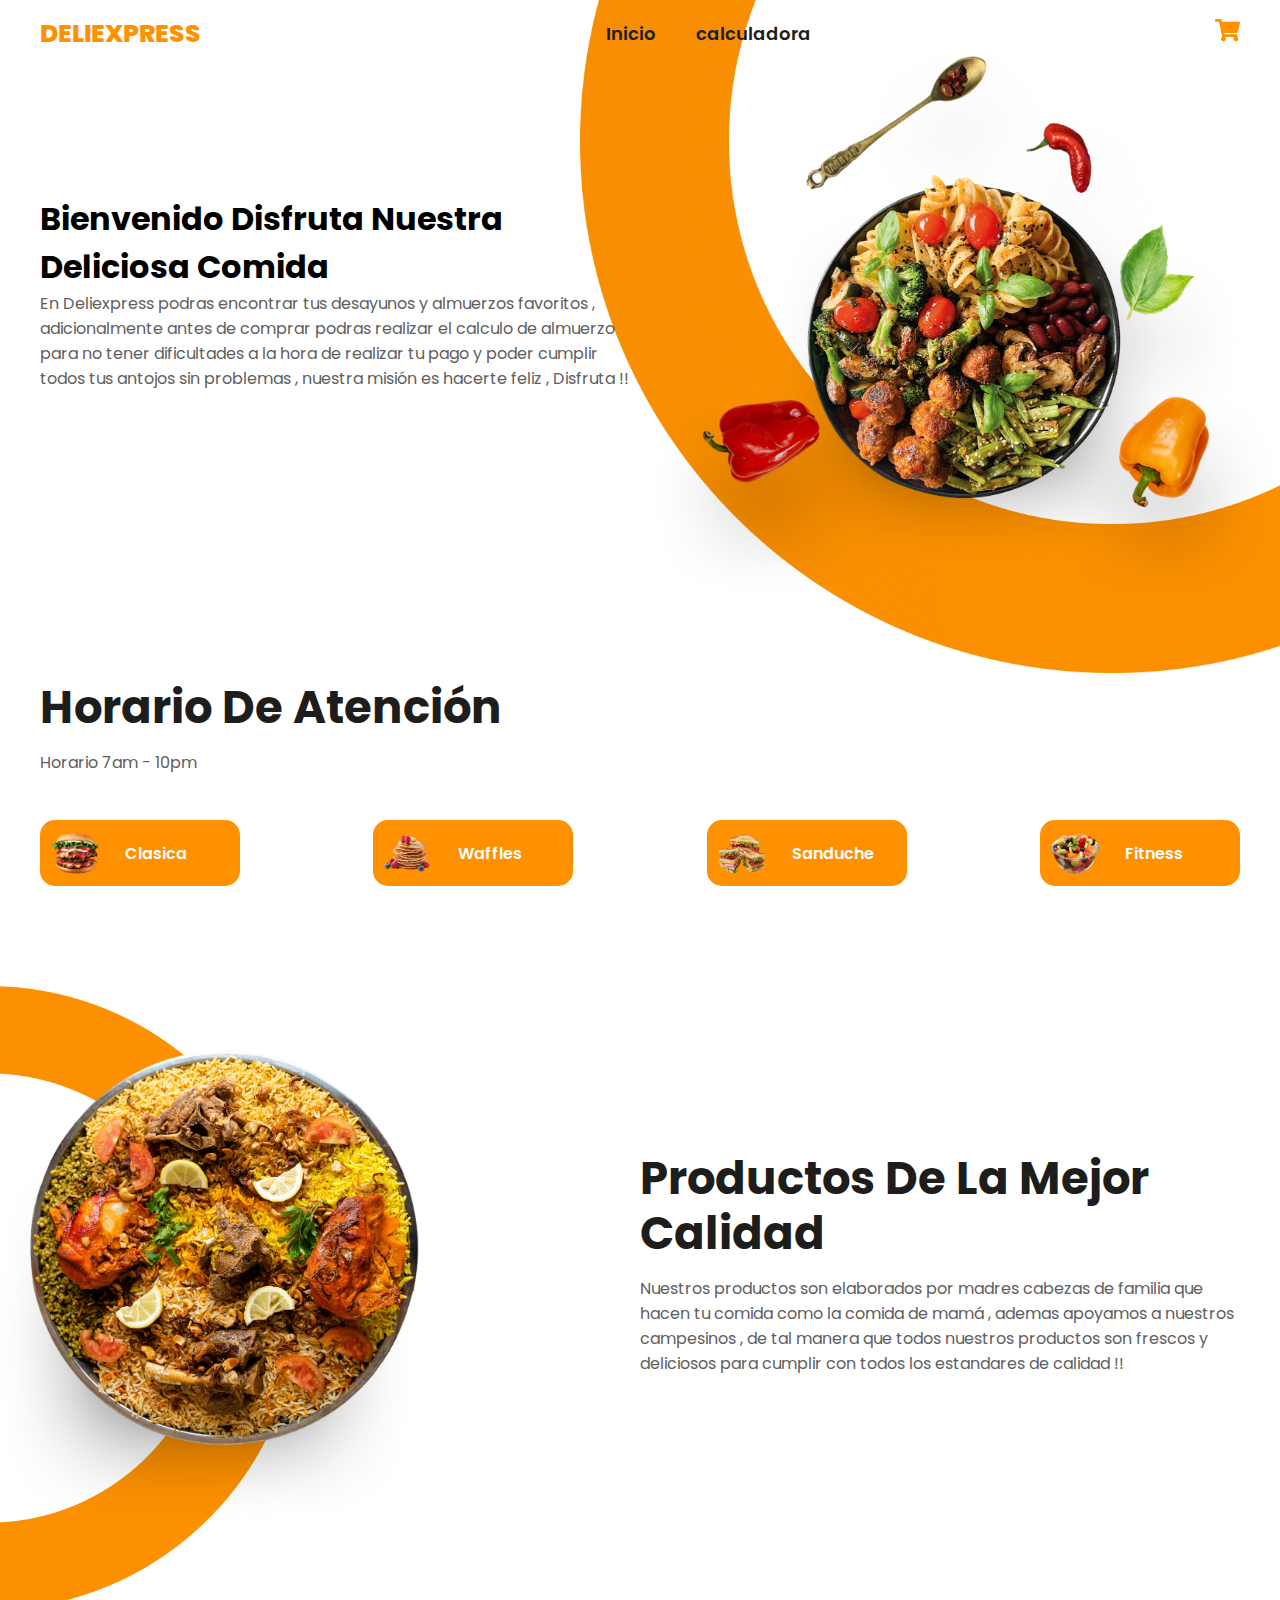
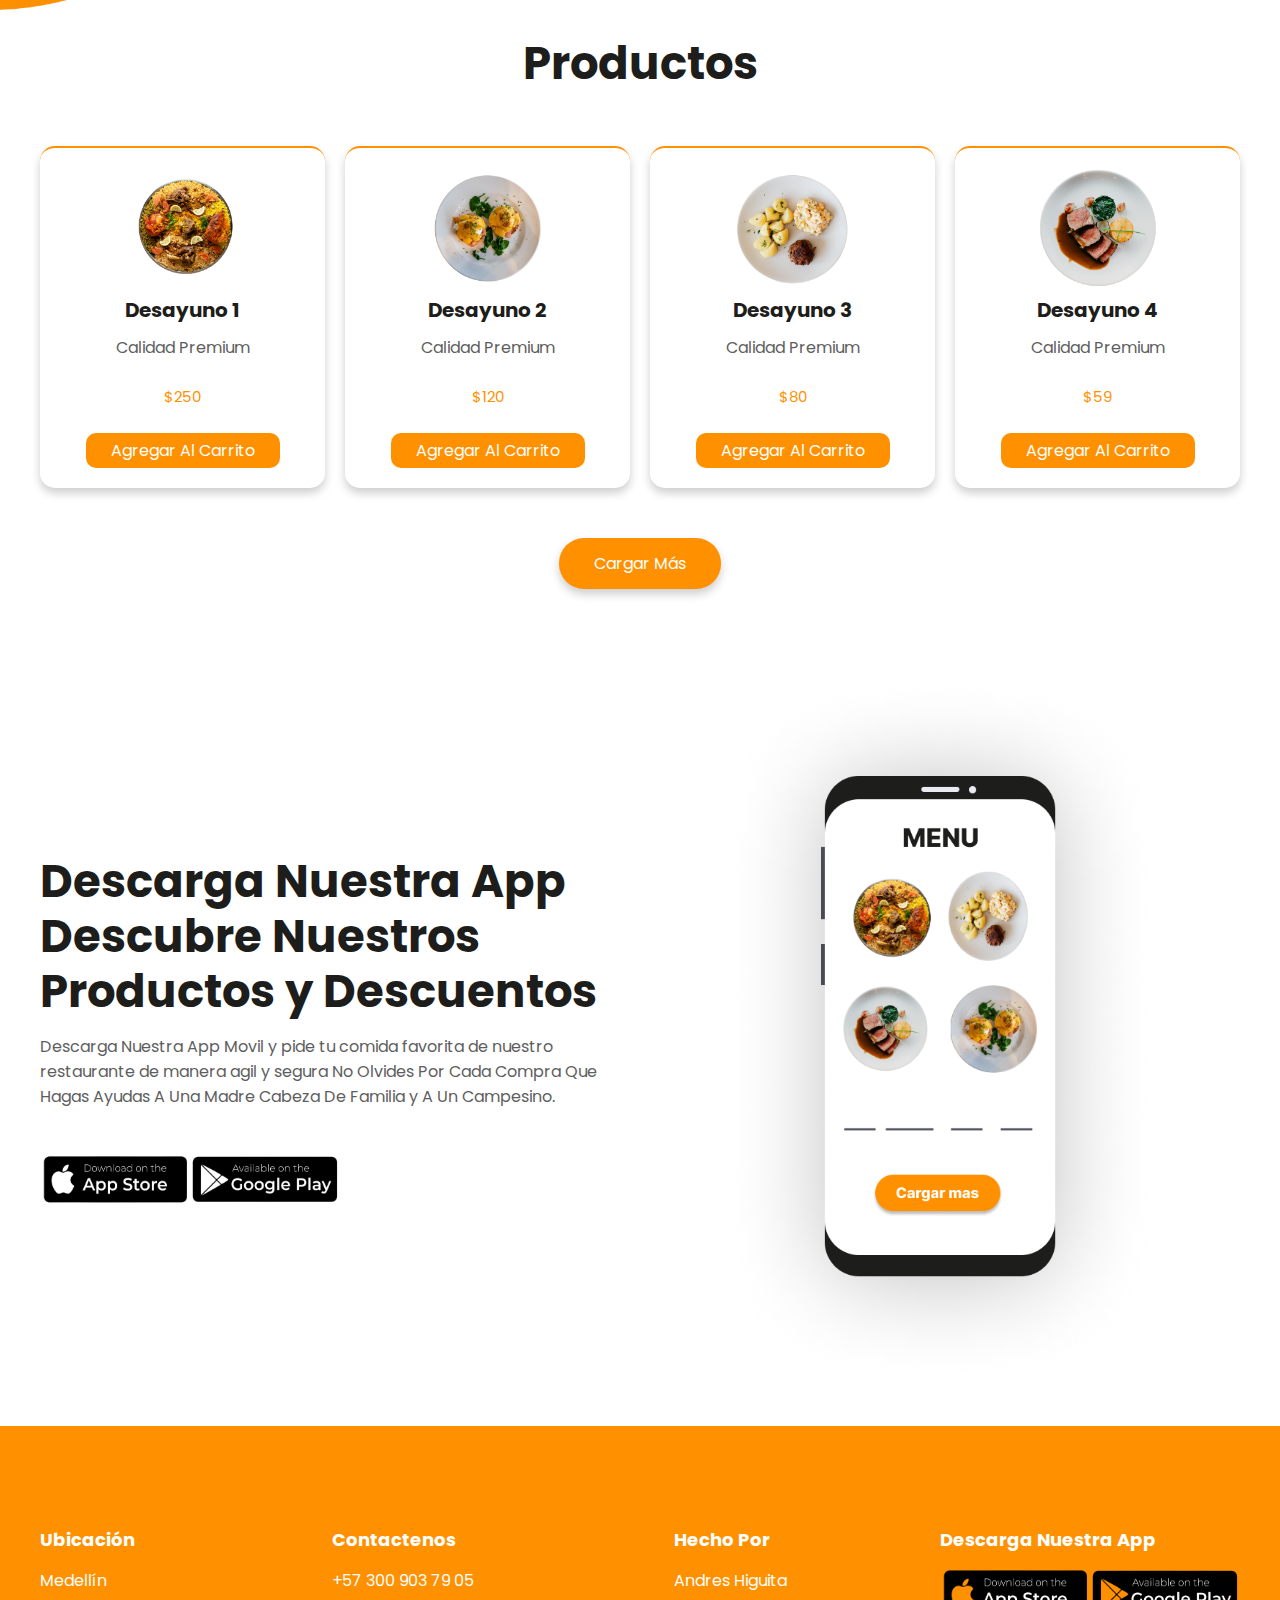
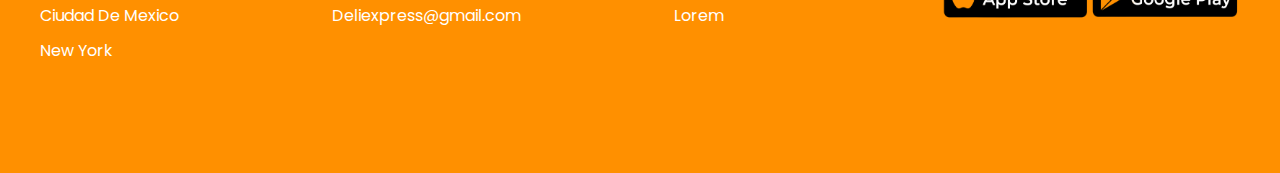
<file: index.html>
<!DOCTYPE html>
<html lang="en">
  <head>
    <meta charset="UTF-8" />
    <meta http-equiv="X-UA-Compatible" content="IE=edge" />
    <meta name="viewport" content="width=device-width, initial-scale=1.0" />
    <title>DeliExpress</title>
    <link rel="stylesheet" href="style.css" />
  </head>
  <body>
    <!--HEADER-->

    <header class="header">
      <img class="bg" src="images/bg.png" alt="" />
      <div class="menu container">
        <a href="#" class="logo">DeliExpress</a>
        <input type="checkbox" id="menu" />
        <label for="menu">
          <img src="images/menu.png" class="menu-icono" alt="" />
        </label>
        <nav class="navbar">
          <ul>
            <li><a href="index.html">Inicio</a></li>
            <li><a href="calculadora.html">calculadora</a></li>
          </ul>
        </nav>

        <div>
          <ul>
            <li class="submenu">
              <img src="images/car.svg" id="img-carrito" alt="carrito" />
              <div id="carrito">
                <table id="lista-carrito">
                  <thead>
                    <tr>
                      <th>Imagen</th>
                      <th>Nombre</th>
                      <th>Precio</th>
                      <th></th>
                    </tr>
                  </thead>
                </table>
                <a href="#" id="vaciar-carrito" class="btn-3">Vaciar Carrito</a>
              </div>
            </li>
          </ul>
        </div>
      </div>

      <div class="header-content container">
        <div class="header-text">
          <h1><span>Bienvenido</span> Disfruta Nuestra Deliciosa Comida</h1>
          <p>
            En Deliexpress podras encontrar tus desayunos y almuerzos favoritos
            , adicionalmente antes de comprar podras realizar el calculo de
            almuerzo para no tener dificultades a la hora de realizar tu pago y
            poder cumplir todos tus antojos sin problemas , nuestra misión es
            hacerte feliz , Disfruta !!
          </p>
        </div>
        <div class="header-img">
          <img src="images/pl-1.png" alt="" />
        </div>
      </div>
    </header>

    <!--SECTION 1-->

    <section class="breakfast container">
      <h2>Horario De Atención</h2>
      <p>Horario 7am - 10pm</p>

      <div class="breakfast-content">
        <div class="breakfast-1">
          <img src="images/b1.png" alt="" />
          <h3>Clasica</h3>
        </div>

        <div class="breakfast-1">
          <img src="images/b2.png" alt="" />
          <h3>Waffles</h3>
        </div>

        <div class="breakfast-1">
          <img src="images/b3.png" alt="" />
          <h3>Sanduche</h3>
        </div>

        <div class="breakfast-1">
          <img src="images/b4.png" alt="" />
          <h3>Fitness</h3>
        </div>
      </div>
    </section>

    <!--SECTION 2-->

    <section class="info">
      <img class="bg-2" src="images/bg-2.png" alt="" />
      <div class="info-content container">
        <div class="info-img">
          <img src="images/breakfast.png" alt="" />
        </div>

        <div class="info-txt">
          <h2>Productos De La Mejor Calidad</h2>
          <p>
            Nuestros productos son elaborados por madres cabezas de familia que
            hacen tu comida como la comida de mamá , ademas apoyamos a nuestros
            campesinos , de tal manera que todos nuestros productos son frescos
            y deliciosos para cumplir con todos los estandares de calidad !!
          </p>
          
        </div>
      </div>
    </section>

    <main class="products container">
      <h2>Productos</h2>

      <div class="box-container" id="lista-1">
        <div class="box">
          <img src="images/pla1.png" alt="" />
          <div class="product-txt">
            <h3>Desayuno 1</h3>
            <p>Calidad Premium</p>
            <p class="precio">$250</p>
            <a href="#" class="agregar-carrito btn-3" data-id="1"
              >Agregar Al Carrito</a
            >
          </div>
        </div>

        <div class="box">
          <img src="images/pla2.png" alt="" />
          <div class="product-txt">
            <h3>Desayuno 2</h3>
            <p>Calidad Premium</p>
            <p class="precio">$120</p>
            <a href="#" class="agregar-carrito btn-3" data-id="2"
              >Agregar Al Carrito</a
            >
          </div>
        </div>

        <div class="box">
          <img src="images/pla3.png" alt="" />
          <div class="product-txt">
            <h3>Desayuno 3</h3>
            <p>Calidad Premium</p>
            <p class="precio">$80</p>
            <a href="#" class="agregar-carrito btn-3" data-id="3"
              >Agregar Al Carrito</a
            >
          </div>
        </div>

        <div class="box">
          <img src="images/pla4.png" alt="" />
          <div class="product-txt">
            <h3>Desayuno 4</h3>
            <p>Calidad Premium</p>
            <p class="precio">$59</p>
            <a href="#" class="agregar-carrito btn-3" data-id="4"
              >Agregar Al Carrito</a
            >
          </div>
        </div>

        <div class="box">
          <img src="images/pla1.png" alt="" />
          <div class="product-txt">
            <h3>Almuerzo 1</h3>
            <p>Calidad Premium</p>
            <p class="precio">$200</p>
            <a href="#" class="agregar-carrito btn-3" data-id="5"
              >Agregar Al Carrito</a
            >
          </div>
        </div>

        <div class="box">
          <img src="images/pla2.png" alt="" />
          <div class="product-txt">
            <h3>Almuerzo 2</h3>
            <p>Calidad Premium</p>
            <p class="precio">$150</p>
            <a href="#" class="agregar-carrito btn-3" data-id="6"
              >Agregar Al Carrito</a
            >
          </div>
        </div>

        <div class="box">
          <img src="images/pla3.png" alt="" />
          <div class="product-txt">
            <h3>Almuerzo 3</h3>
            <p>Calidad Premium</p>
            <p class="precio">$184</p>
            <a href="#" class="agregar-carrito btn-3" data-id="7"
              >Agregar Al Carrito</a
            >
          </div>
        </div>

        <div class="box">
          <img src="images/pla4.png" alt="" />
          <div class="product-txt">
            <h3>Almuerzo 4</h3>
            <p>Calidad Premium</p>
            <p class="precio">$225</p>
            <a href="#" class="agregar-carrito btn-3" data-id="8"
              >Agregar Al Carrito</a
            >
          </div>
        </div>

        <div class="box">
          <img src="images/pla1.png" alt="" />
          <div class="product-txt">
            <h3>Tarde 1</h3>
            <p>Calidad Premium</p>
            <p class="precio">$35</p>
            <a href="#" class="agregar-carrito btn-3" data-id="9"
              >Agregar Al Carrito</a
            >
          </div>
        </div>

        <div class="box">
          <img src="images/pla2.png" alt="" />
          <div class="product-txt">
            <h3>tarde 2 </h3>
            <p>Calidad Premium</p>
            <p class="precio">$20</p>
            <a href="#" class="agregar-carrito btn-3" data-id="10"
              >Agregar Al Carrito</a
            >
          </div>
        </div>

        <div class="box">
          <img src="images/pla3.png" alt="" />
          <div class="product-txt">
            <h3>Tarde 3</h3>
            <p>Calidad Premium</p>
            <p class="precio">$65</p>
            <a href="#" class="agregar-carrito btn-3" data-id="11"
              >Agregar Al Carrito</a
            >
          </div>
        </div>

        <div class="box">
          <img src="images/pla4.png" alt="" />
          <div class="product-txt">
            <h3>Tarde 4</h3>
            <p>Calidad Premium</p>
            <p class="precio">$85</p>
            <a href="#" class="agregar-carrito btn-3" data-id="12"
              >Agregar Al Carrito</a
            >
          </div>
        </div>
      </div>

      <div class="btn-2" id="load-more">Cargar Más</div>
    </main>

    <!--SECTION 3-->

    <section class="app container">
      <div class="app-txt">
        <h2>Descarga Nuestra App Descubre Nuestros Productos y Descuentos</h2>

        <p>
          Descarga Nuestra App Movil y pide tu comida favorita de nuestro restaurante de manera agil y segura 
          No Olvides Por Cada Compra Que Hagas Ayudas A Una Madre Cabeza De Familia y A Un Campesino.
        </p>

        <div class="descarga">
          <a href="https://www.apple.com/co/app-store/" ><img src="images/store1.png" alt=""  /></a>
              <a href="https://play.google.com/store/apps?hl=es_CO&gl=US" ><img src="images/store2.png" alt=""  /></a>
        </div>
      </div>

      <div class="app-img">
        <img src="images/app.png" alt="" />
      </div>
    </section>

    <!--FOOTER-->

    <footer class="footer">
      <div class="footer">
        <div class="footer-content container">
          <div class="link">
            <h3>Ubicación</h3>
            <ul>
              <li><a href="#">Medellín</a></li>
              <li><a href="#">Ciudad De Mexico</a></li>
              <li><a href="#">New York</a></li>
              
            </ul>
          </div>

          <div class="link">
            <h3>Contactenos</h3>
            <ul>
              <li><a href="https://wa.me/qr/CYI3SE7AZBVPC1 ">+57 300 903 79 05</a></li>
              <li><a href="#">Deliexpress@gmail.com</a></li>              
            </ul>
          </div>

          <div class="link">
            <h3>Hecho Por</h3>
            <ul>
              <li><a href="https://www.instagram.com/cnc3ptdev/">Andres Higuita</a></li>
              <li><a href="#">Lorem</a></li>
              
            </ul>
          </div>

          <div class="link">
            <h3>Descarga Nuestra App</h3>
            <div class="descarga">
              <a href="https://www.apple.com/co/app-store/" ><img src="images/store1.png" alt=""  /></a>
              <a href="https://play.google.com/store/apps?hl=es_CO&gl=US" ><img src="images/store2.png" alt=""  /></a>
            </div>
          </div>
        </div>
      </div>
    </footer>
    <script src="script.js"></script>
  </body>
</html>
</file>
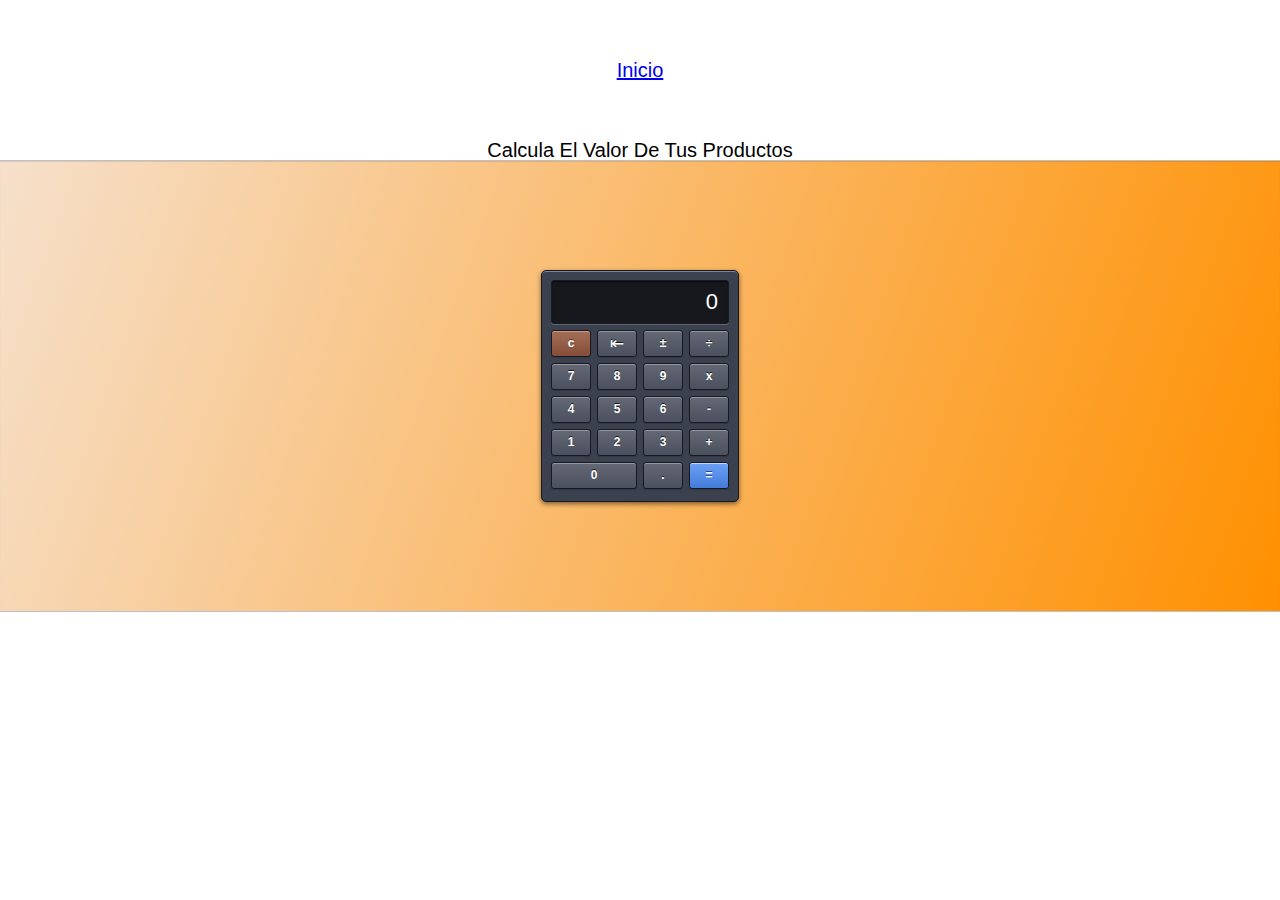
<file: calculadora.html>
﻿<!DOCTYPE html>
<html lang="es">
<head>
    <title>Calculadora</title>
    <link href="page.css" rel="stylesheet" />
    <link href="calcu.css" rel="stylesheet" />
    <meta name="viewport" content="width=device-width, initial-scale=1, maximum-scale=1">
</head>
<body class="body">
    <style>

        
    </style>

    <header class="header">
        <h1  class="h1"><a href="index.html">Inicio</a></h1>
    </header>

    <H1 class="h1">Calcula El Valor De Tus Productos</H1>
    <article class="article">
        <div class="calculator demo">
            <div class="u4 display">
                <div class="display-inner"><div class="display-text" data-bind="text: display"></div></div>
            </div>
            <button id="calculator-button-c" class="u1 button button-red" data-bind="click: clear">c</button>
            <button id="calculator-button-backspace" class="u1 button button-backspace button-gray" data-bind="click: backspace">&#x21e4;</button>
            <button id="calculator-button-negate" class="u1 button button-gray" data-bind="click: negate">&#xb1;</button>
            <button id="calculator-button-÷" class="u1 button button-gray" data-bind="click: operator">÷</button>
            <button id="calculator-button-7" class="u1 button button-gray" data-bind="click: number">7</button>
            <button id="calculator-button-8" class="u1 button button-gray" data-bind="click: number">8</button>
            <button id="calculator-button-9" class="u1 button button-gray" data-bind="click: number">9</button>
            <button id="calculator-button-x" class="u1 button button-gray" data-bind="click: operator">x</button>
            <button id="calculator-button-4" class="u1 button button-gray" data-bind="click: number">4</button>
            <button id="calculator-button-5" class="u1 button button-gray" data-bind="click: number">5</button>
            <button id="calculator-button-6" class="u1 button button-gray" data-bind="click: number">6</button>
            <button id="calculator-button--" class="u1 button button-gray" data-bind="click: operator">-</button>
            <button id="calculator-button-1" class="u1 button button-gray" data-bind="click: number">1</button>
            <button id="calculator-button-2" class="u1 button button-gray" data-bind="click: number">2</button>
            <button id="calculator-button-3" class="u1 button button-gray" data-bind="click: number">3</button>
            <button id="calculator-button-+" class="u1 button button-gray" data-bind="click: operator">+</button>
            <button id="calculator-button-0" class="u2 button button-gray" data-bind="click: number">0</button>
            <button id="calculator-button-." class="u1 button button-gray" data-bind="click: number">.</button>
            <button id="calculator-button-=" class="u1 button button-blue" data-bind="click: operator">=</button>            
        </div>
    </article>    

    <script src="../calcu1.js"></script>
    <script src="../calcu.min.js"></script>

</body>
</html>
</file>
<file: style.css>
@import url('https://fonts.googleapis.com/css2?family=Poppins:wght@400;500;600;700;800&display=swap');

  * {
    margin: 0;
    padding: 0;
    box-sizing: border-box;
    text-decoration: none;
    list-style: none;
  }

  body{
    font-family: 'Poppins' , sans-serif;
  }

  .container{
    max-width: 1200px;
    margin: 0 auto;
  }

  .header{
    display: flex;
    align-items: center;
    min-height: 70vh;
    position: relative;
  }

  .menu{
    position: absolute;
    top: 0;
    left: 0;
    right: 0;
    display: flex;
    align-items: center;
    justify-content: space-between;
    z-index: 1000;
  }

  .logo{
    font-size: 25px;
    color: #ff9000;
    text-transform: uppercase;
    font-weight: 800;
  }

  .menu .navbar ul li {
    position: relative;
    float: left;
  }

  .menu .navbar ul li a {
    font-size: 18px;
    padding: 20px;
    font-weight: 600;
    color: #1D1D1B;
    display: block;
  }

  .menu .navbar ul li a:hover {
    color:#777777
  }

  #menu{
    display: none;
  }

  .menu-icono {
    width: 25px;
  }

  .menu label {
    cursor: pointer;
    display: none;
  }

  .submenu {
    position: relative;
  }

  .submenu #carrito {
    display: none;
  }

  .submenu:hover #carrito {
    display: block;
    position: absolute;
    right: 0;
    backdrop-filter: blur(10px);
    top: 100%;
    z-index: 1;
    background-color: #77777797;
    padding: 20px;
    min-width: 400px;
    box-shadow: 0 0 20px rgba(0,0, 0, 0.2);
  }

  table {
     width: 100%;
  }

  th, td {
    color: #ffffff;
  }

  .borrar {
    background-color: #ff9000;
    border-radius: 50%;
    padding: 5px 10px;
    text-decoration: none;
    color: #ffffff;
    font-weight: 800;
  }

  .bg {
    position: absolute;
    width: 700px;
    top: 0;
    right: 0;
    z-index: -1;
  }

  .header-content {
    display: flex;
    align-items: center;
  }

  .header-txt {
    width: 50%;
    margin-right: 50px;
  }

  .header-txt h1 {
    font-size: 55px;
    line-height: 65px;
    color: #1D1D1B;
    margin-bottom: 35px;
  }

  .header-txt p {
    font-size: 16px;
    color: #5E5E5E;
    margin-bottom: 45px;
  }

  .header-txt span {
    color: #ffae00;    
  }

  .btn-1 {
    display: inline-block;
    padding: 13px 45px;
    border-radius: 25px;
    background-color: #ff9000;
    font-size: 16px;
    color: #ffffff;
    text-transform: capitalize;
    box-shadow: 0 0 20px rgba(0,0, 0, 0.2);
  }

  .btn-1:hover {
    background-color: #ef8700;

  }

  .header-img{
    width: 50%;
    text-align: right;
  }

  .header-img img {
    width: 650px;
  }

  .breakfast {
    padding: 50px 0;
  }

  h2 {
    font-size: 45px;
    line-height: 55px;
    color: #1D1D1B;
    margin-bottom: 15px;
  }

  p {
    font-size: 16px;
    color: #5E5E5E;
    margin-bottom: 45px;
  }
  
  .breakfast-content {
    display: flex;
    justify-content: space-between;
  }

  .breakfast-1 {
    display: flex;
    align-items: center;
    background-color: #ff9000;
    padding: 10px;
    border-radius: 15px;
    width: 200px;
    box-shadow: 0 0 20 rgba(0,0, 0, 0.2);
  }

  .breakfast-1 h3 {
    font-size: 16px;
    color: #ffffff;
    font-weight: 600;
  }

  .breakfast-1 img {
    width: 50px;
    margin-right: 25px;
  }

  .info {
    padding: 100px 0;
    position: relative;
  }

  .bg-2 {
    position: absolute;
    width: 300px;
    z-index: -1;
    top: 50px;
  }

  .info-content {
    display: flex;
    align-items: center;
  }

  .info-img {
    width: 50%;
    text-align: left;
  }

  .info-img img {
    width: 450px;
    margin-left: -50px;
  }

  .info-txt {
    width: 50%;
  }

  .products {
    padding: 0 0 50px 0;
    text-align: center;
  }

  .box-container {
    margin-top: 55px;
    display: grid;
    grid-template-columns: repeat(auto-fit,minmax(250px,1fr));
    gap: 20px;
  }

  .box {
    border-top: 2px solid #ff9000;
    padding: 20px;
    border-radius: 15px;
    z-index: 1000;
    box-shadow: 0 5px 10px rgba(0,0, 0, 0.2);
    display: none;
  }

  .box:nth-child(1),
  .box:nth-child(2),
  .box:nth-child(3),
  .box:nth-child(4) {
    display: inline-block;
  }

  .box img {
    width: 120px;
  }

  .product-txt h3 {
    font-size: 20px;
    color: #1D1D1B;
    margin-bottom: 10px;
  }
  .product-txt p {
    
    margin-bottom: 25px;
  }

  .precio {
    font-size: 15px;
    color: #ff9000;    
  }

  .btn-2 {
    background-color: #ff9000;
    margin-top: 50px;
    display: inline-block;
    padding: 13px 35px;
    border-radius: 25px;
    color: #ffffff;
    font-size: 16px;
    cursor: pointer;
    box-shadow: 0 5px 10px rgba(0,0, 0, 0.2);
  }

  .btn-2:hover {
    background-color: #ef8700;
  }

  .btn-3 {
    display: inline-block;
    padding: 5px 25px;
    background-color: #ff9000;
    color: #ffffff;
    border-radius: 10px;
  }
  
  .btn-3:hover {
    background-color: #ef8700;
  }

  .app {
    padding: 30px 0;
    display: flex;
    align-items: center;
  }

  .app-txt {
    width: 50%;
  }

  .descarga {
    display: flex;
  }

  .descarga img {
    width: 150px;
  }

  .app-img {
    width: 50%;
    text-align: center;
  }

  .app-img img {
    width: 450px;
  }

  .footer {
    padding : 50px 0;
    background-color: #ff9000;
  }

  .footer-content {
    display: flex;
    justify-content: space-between;
  }
  
  .link h3 {
    font-size: 18px;
    margin-bottom: 15px;
    color: #ffffff;
  }

  .link a {
    color: #ffffff;
    font-size: 16px;
    display: block;
    margin-bottom: 10px;
  }

  @media (max-width:991px) {

    .menu {
        padding: 20px;
    }

    .menu label {
        display: initial;
    }

    .menu .navbar {
        position: absolute;
        top: 100%;
        left: 0;
        right: 0;
        background-color: #ff9000;
        display: none;
    }

    .menu .navbar ul li a:hover {
        color: #ffffff;
    }

    .logo {
        display: none;
    }

    #menu:checked ~ .navbar {
        display: initial;
    }

    .submenu:hover #carrito {
        width: 100px;
    }

    .bg {
        display: none;
    }

    .header-content {
        padding: 100px 30px 30px;
        flex-direction: column;
    }

    .header-txt {
        text-align: center;
        width: 100px;
        margin: 0 0 25px 0;
    }

    .header-txt h1 {

        font-size: 45px;
        line-height: 55px;
        margin-bottom: 20px;
    }

    .header-txt p {
        margin-bottom: 20px;
    }

    .header-img {
        width: 100%;
        text-align: center;
    }

    .header-img img {
        width: 300px;
    }

    .breakfast {
        padding: 30px;
    }

    .breakfast-content {
        flex-direction: column;
        align-items: center;
    }

    .breakfast-1 {
        justify-content: space-between;
        padding: 10px 55px;
        width: 100%;
        margin-bottom: 25px;
    }

    .info {
        padding: 30px;
    }

    .bg-2 {
        display: none;
    }

    .info-content {
        flex-direction: column;
    }

    .info-img {
        width: 100%;
        text-align: center;
    }

    .info-img img {
        width: 250px;
        margin-left: 0;
    }

    .info-txt {
        width: 100%;
        text-align: center;
    }

    .products {
        padding: 30px;
    }

    .box-container {
        margin-top: 25px;
    }

    .app {
        flex-direction: column;
        padding: 30px;
    }

    .app-txt {
        width: 100px;
        text-align: center;
    }

    .descarga {
        flex-direction: column;
        align-items: center;
    }

    .app-img {
        width: 100%;
        text-align: center;
    }

    .app-img img {
        width: 300px;
    }

    .footer {
        padding: 30px;
    }

    .footer-content {
        flex-direction: column;
        align-items: center;
        text-align: center;    
    }







  }
</file>
<file: page.css>
﻿

.body {
	color: #606471;
	font-family: Arial, Helvetica, sans-serif;
	font-size: 12px;
}

.h1{
	text-align: center;
	color: #000;
}
.header {
    height: 140px;
	line-height: 140px;
	text-align: center;
}

.article {
	-moz-box-shadow: inset 0 1px 1px rgba(0,0,0,.1);
	-webkit-box-shadow: inset 0 1px 1px rgba(0,0,0,.1);
	box-shadow: inset 0 1px 1px rgba(0,0,0,.1);
	background-color: #ff9000;
	background-image: -moz-linear-gradient(right bottom,#ff9000 0%,#F6E0CB 100%);
	background-image: -webkit-gradient(linear,right bottom, left top,color-stop(0, #ff9000),color-stop(1, #F6E0CB));
	background: -webkit-linear-gradient(right bottom, #ff9000 0%, #F6E0CB 100%);
	background: -o-linear-gradient(right bottom, #ff9000 0%, #F6E0CB 100%);
	background: -ms-linear-gradient(right bottom, #ff9000 0%, #F6E0CB 100%);
	background: linear-gradient(right bottom, #ff9000 0%, #F6E0CB 100%);
	background-repeat: repeat-x;
	filter: progid:dximagetransform.microsoft.gradient(startColorstr='#ff9000', endColorstr='#ffF6E0CB', GradientType=0);
	border-bottom: 1px solid #BDC0CA;
	border-top: 1px solid #BDC0CA;
	height: 450px;
	position: relative;
}

.demo.calculator {
	-moz-box-shadow: inset 0px 1px #7b839b, 0 2px 5px rgba(0,0,0,.5);
	-webkit-box-shadow: inset 0px 1px #7b839b, 0 2px 5px rgba(0,0,0,.5);
	box-shadow: inset 0px 1px #7b839b, 0 2px 5px rgba(0,0,0,.5);
	position: absolute;
	margin: auto;
	top: 0;
	left: 0;
	right: 0;
	bottom: 0;
	height: 218px;
}

.footer {
	color: #9B9DA7;
	padding: 60px 0;
    text-align: center;
}

.bold {
	font-weight: bold;
}
.h1 {
	font-size: 20px;
}

.p {
	margin-bottom: 8px;
}
.link {
	color: #6399F1;
	text-decoration: none;
}
	.link:hover {
		text-decoration: underline;
	}
</file>
<file: calcu.css>
﻿


html, body, div, span, applet, object, iframe,
h1, h2, h3, h4, h5, h6, p, blockquote, pre,
a, abbr, acronym, address, big, cite, code,
del, dfn, em, img, ins, kbd, q, s, samp,
small, strike, strong, sub, sup, tt, var,
b, u, i, center,
dl, dt, dd, ol, ul, li,
fieldset, form, label, legend,
table, caption, tbody, tfoot, thead, tr, th, td,
article, aside, canvas, details, embed, 
figure, figcaption, footer, header, hgroup, 
menu, nav, output, ruby, section, summary,
time, mark, audio, video {
    margin: 0;
    padding: 0;
    border: 0;
    font-size: 100%;
    font: inherit;
    vertical-align: baseline;
}

article, aside, details, figcaption, figure, 
footer, header, hgroup, menu, nav, section {
	display: block;
}
body {
    line-height: 1;
}
ol, ul {
    list-style: none;
}
blockquote, q {
    quotes: none;
}
blockquote:before, blockquote:after,
q:before, q:after {
    content: '';
    content: none;
}
table {
    border-collapse: collapse;
    border-spacing: 0;
}

.u1,
.u2,
.u3,
.u4 {
    float: left;
    margin: 3px;
}
.u1 {
    width: 40px;
}
.u2 {
    width: 86px;
}
.u3 {
    width: 132px;
}
.u4 {
    width: 178px;
}

.calculator {
	-moz-border-radius: 5px;
	-webkit-border-radius: 5px;
	border-radius: 5px;
	-moz-box-shadow: inset 0px 1px #7b839b;
	-webkit-box-shadow: inset 0px 1px #7b839b;
	box-shadow: inset 0px 1px #7b839b;
	background-color: #3C4150;
	border: 1px solid #181A20;
	float: left;
	padding: 6px;
	width: 184px;
}

.display {
	-moz-border-radius: 3px;
	-webkit-border-radius: 3px;
	border-radius: 3px;
	-moz-box-shadow: inset 0 1px 1px #0A0B0D, 0px 1px #5E6370;
	-webkit-box-shadow: inset 0 1px 1px #0A0B0D, 0px 1px #5E6370;
	box-shadow: inset 0 1px 1px #0A0B0D, 0px 1px #5E6370;
	-webkit-box-sizing: border-box;
    -moz-box-sizing: border-box;
    box-sizing: border-box;
	background-color: #17181E;
	border: 1px solid #181A20;
	padding: 0 10px;
	text-align: right;
}
.display-text {
	color: #fff;
	font-size: 22px;
	line-height: 42px;
	overflow: hidden;
	unicode-bidi: embed;
	width: 1000px;
    float: right;
}
.display-inner {
    width: 156px;
    overflow: hidden;
}
.button {
	-moz-border-radius: 3px;
	-webkit-border-radius: 3px;
	border-radius: 3px;
	-webkit-touch-callout: none;
	-webkit-user-select: none;
	-khtml-user-select: none;
	-moz-user-select: none;
	-ms-user-select: none;
	user-select: none;
	border: 1px solid #181A20;
	color: #fff;
	cursor: pointer;
	float: left;
	font-family: Arial, Helvetica, sans-serif;
	font-size: 12px;
	font-weight: bold;
	line-height: 25px;
	padding: 0 8px;
	text-align: center;
	text-decoration: none;
	vertical-align: middle;
}
.button:active,
.button-active {
	position: relative;
	top: 1px;
}
.button:active,
.button:focus {
	outline: 0;
}

button::-moz-focus-inner {
	padding: 0;
	border: 0;
}


.button-backspace {
	font-size: 17px;
	font-weight: normal;
}



.button-gray {
	-moz-box-shadow: inset 0px 1px #9498A3, 0 1px 1px #323643;
	-webkit-box-shadow: inset 0px 1px #9498A3, 0 1px 1px #323643;
	box-shadow: inset 0px 1px #9498A3, 0 1px 1px #323643;
	background-color: #595E6B;
	background-image: -webkit-gradient(linear, 0 0, 0 100%, from(#656976), to(#4B505E));
	background-image: -webkit-linear-gradient(top, #656976, #4B505E);
	background-image: -o-linear-gradient(top, #656976, #4B505E);
	background-image: linear-gradient(to bottom, #656976, #4B505E);
	background-image: -moz-linear-gradient(top, #656976, #4B505E);
	background-repeat: repeat-x;
	filter: progid:dximagetransform.microsoft.gradient(startColorstr='#ff656976', endColorstr='#ff4B505E', GradientType=0);
	text-shadow: 0px -1px #181A20;
}
	.button-gray:hover {
		background-color: #666B78;
		background-image: -webkit-gradient(linear, 0 0, 0 100%, from(#757985), to(#545867));
		background-image: -webkit-linear-gradient(top, #757985, #545867);
		background-image: -o-linear-gradient(top, #757985, #545867);
		background-image: linear-gradient(to bottom, #757985, #545867);
		background-image: -moz-linear-gradient(top, #757985, #545867);
		background-repeat: repeat-x;
		filter: progid:dximagetransform.microsoft.gradient(startColorstr='#ff757985', endColorstr='#ff545867', GradientType=0);
	}
	.button-gray.active, 
	.button-gray:active {
		-webkit-box-shadow: inset 0 1px 1px #14171E, 0px 1px #5E6370;
		-moz-box-shadow: inset 0 1px 1px #14171E, 0px 1px #5E6370;
		box-shadow: inset 0 1px 1px #14171E, 0px 1px #5E6370;
		background-color: #292D3A;
		background-image: none;
		filter: progid:dximagetransform.microsoft.gradient(enabled=false);
	}
.button-red {
	-moz-box-shadow: inset 0px 1px #CA9883, 0 1px 1px #323643;
	-webkit-box-shadow: inset 0px 1px #CA9883, 0 1px 1px #323643;
	box-shadow: inset 0px 1px #CA9883, 0 1px 1px #323643;
	background-color: #965F48;
	background-image: -webkit-gradient(linear, 0 0, 0 100%, from(#A46E57), to(#844D37));
	background-image: -webkit-linear-gradient(top, #A46E57, #844D37);
	background-image: -o-linear-gradient(top, #A46E57, #844D37);
	background-image: linear-gradient(to bottom, #A46E57, #844D37);
	background-image: -moz-linear-gradient(top, #A46E57, #844D37);
	background-repeat: repeat-x;
	filter: progid:dximagetransform.microsoft.gradient(startColorstr='#ffA46E57', endColorstr='#ff844D37', GradientType=0);
	text-shadow: 0px -1px #58372A;
}
	.button-red:hover {
		background-color: #A26B55;
		background-image: -webkit-gradient(linear, 0 0, 0 100%, from(#B4806A), to(#915740));
		background-image: -webkit-linear-gradient(top, #B4806A, #915740);
		background-image: -o-linear-gradient(top, #B4806A, #915740);
		background-image: linear-gradient(to bottom, #B4806A, #915740);
		background-image: -moz-linear-gradient(top, #B4806A, #915740);
		background-repeat: repeat-x;
		filter: progid:dximagetransform.microsoft.gradient(startColorstr='#ffB4806A', endColorstr='#ff915740', GradientType=0);
	}
	.button-red.active, 
	.button-red:active {
		-webkit-box-shadow: inset 0 1px 1px #2A130C, 0px 1px #5E6370;
		-moz-box-shadow: inset 0 1px 1px #2A130C, 0px 1px #5E6370;
		box-shadow: inset 0 1px 1px #2A130C, 0px 1px #5E6370;
		background-color: #472619;
		background-image: none;
		filter: progid:dximagetransform.microsoft.gradient(enabled=false);
	}
.button-blue {
	-moz-box-shadow: inset 0px 1px #BCD6FF, 0 1px 1px #323643;
	-webkit-box-shadow: inset 0px 1px #BCD6FF, 0 1px 1px #323643;
	box-shadow: inset 0px 1px #BCD6FF, 0 1px 1px #323643;
	background-color: #598FE9;
	background-image: -webkit-gradient(linear, 0 0, 0 100%, from(#6DA1F8), to(#427BD8));
	background-image: -webkit-linear-gradient(top, #6DA1F8, #427BD8);
	background-image: -o-linear-gradient(top, #6DA1F8, #427BD8);
	background-image: linear-gradient(to bottom, #6DA1F8, #427BD8);
	background-image: -moz-linear-gradient(top, #6DA1F8, #427BD8);
	background-repeat: repeat-x;
	filter: progid:dximagetransform.microsoft.gradient(startColorstr='#ff6DA1F8', endColorstr='#ff427BD8', GradientType=0);
	text-shadow: 0px -1px #2C4E88;
}
	.button-blue:hover {
		background-color: #6E9EED;
		background-image: -webkit-gradient(linear, 0 0, 0 100%, from(#83B0FC), to(#578ADE));
		background-image: -webkit-linear-gradient(top, #83B0FC, #578ADE);
		background-image: -o-linear-gradient(top, #83B0FC, #578ADE);
		background-image: linear-gradient(to bottom, #83B0FC, #578ADE);
		background-image: -moz-linear-gradient(top, #83B0FC, #578ADE);
		background-repeat: repeat-x;
		filter: progid:dximagetransform.microsoft.gradient(startColorstr='#ff83B0FC', endColorstr='#ff578ADE', GradientType=0);
	}
	.button-blue.active, 
	.button-blue:active {
		-webkit-box-shadow: inset 0 1px 1px #0E192E, 0px 1px #5E6370;
		-moz-box-shadow: inset 0 1px 1px #0E192E, 0px 1px #5E6370;
		box-shadow: inset 0 1px 1px #0E192E, 0px 1px #5E6370;
		background-color: #1E3357;
		background-image: none;
		filter: progid:dximagetransform.microsoft.gradient(enabled=false);
	}
</file>
